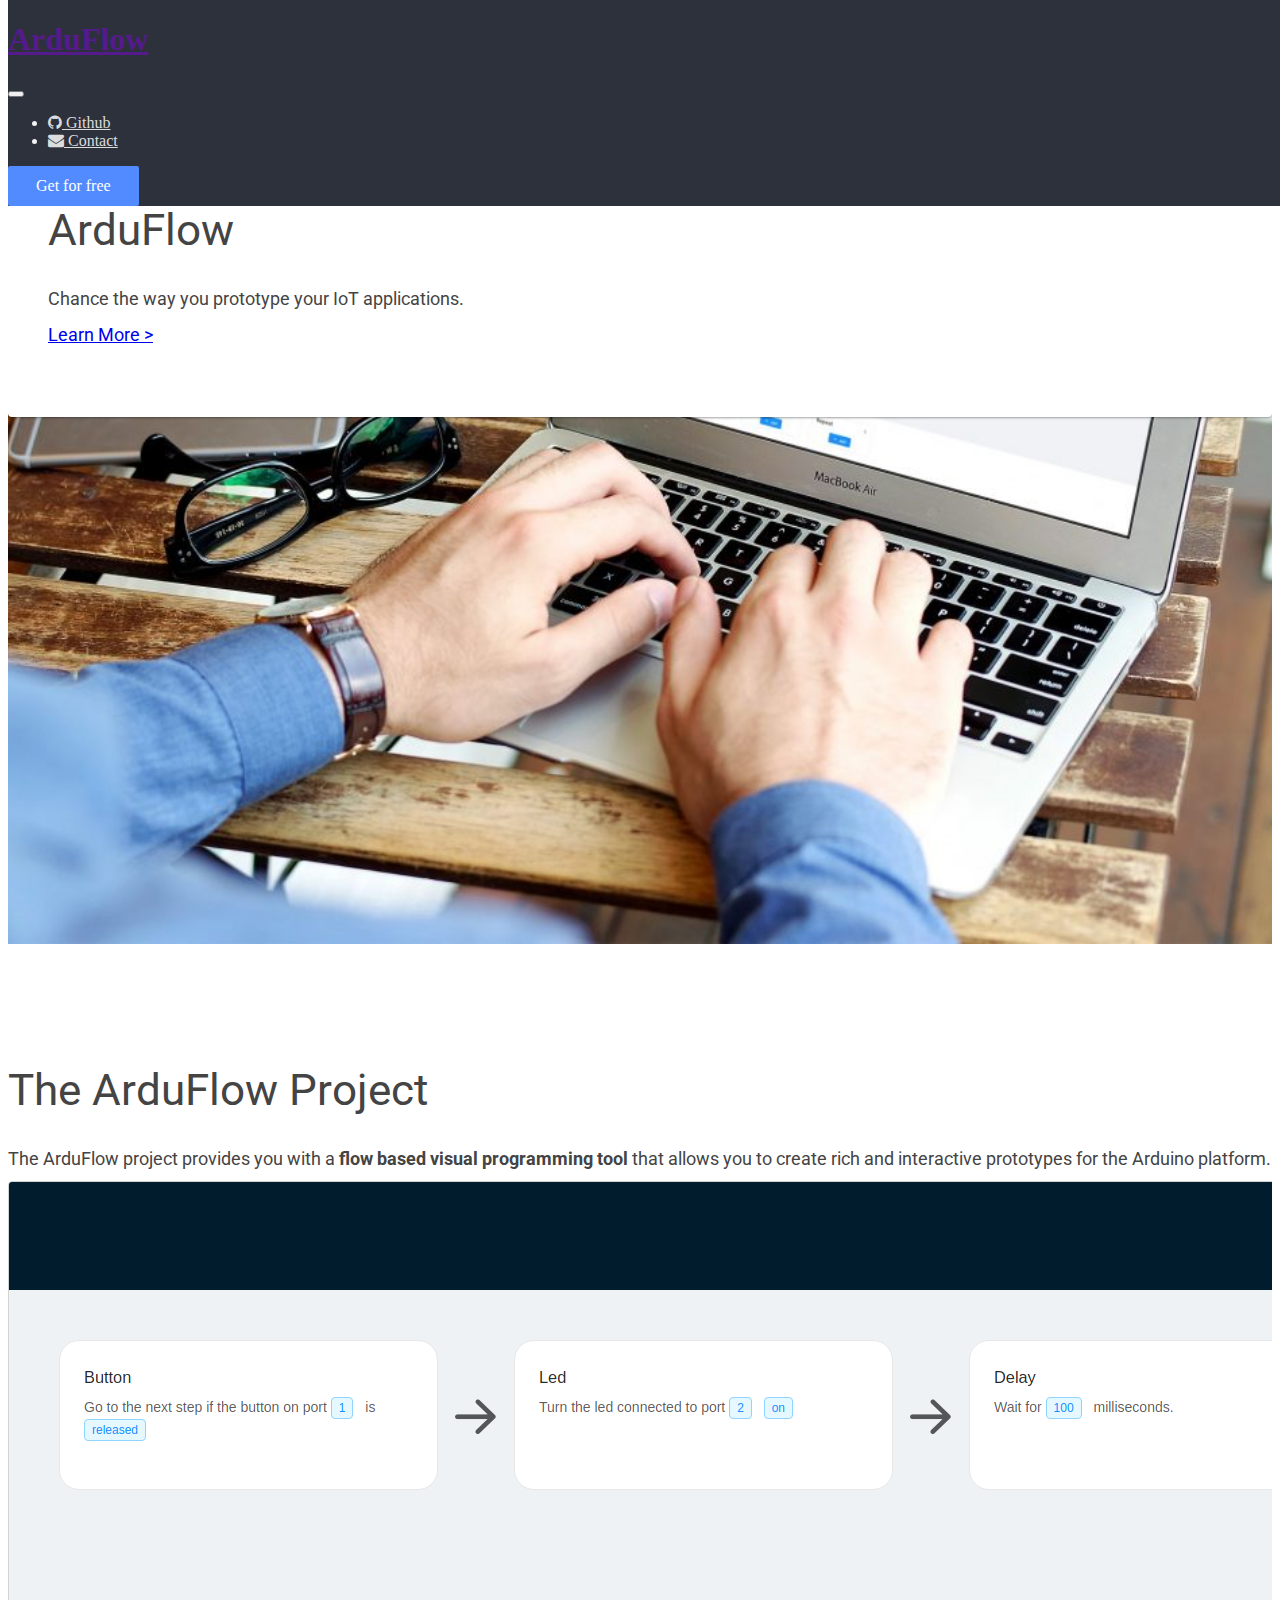
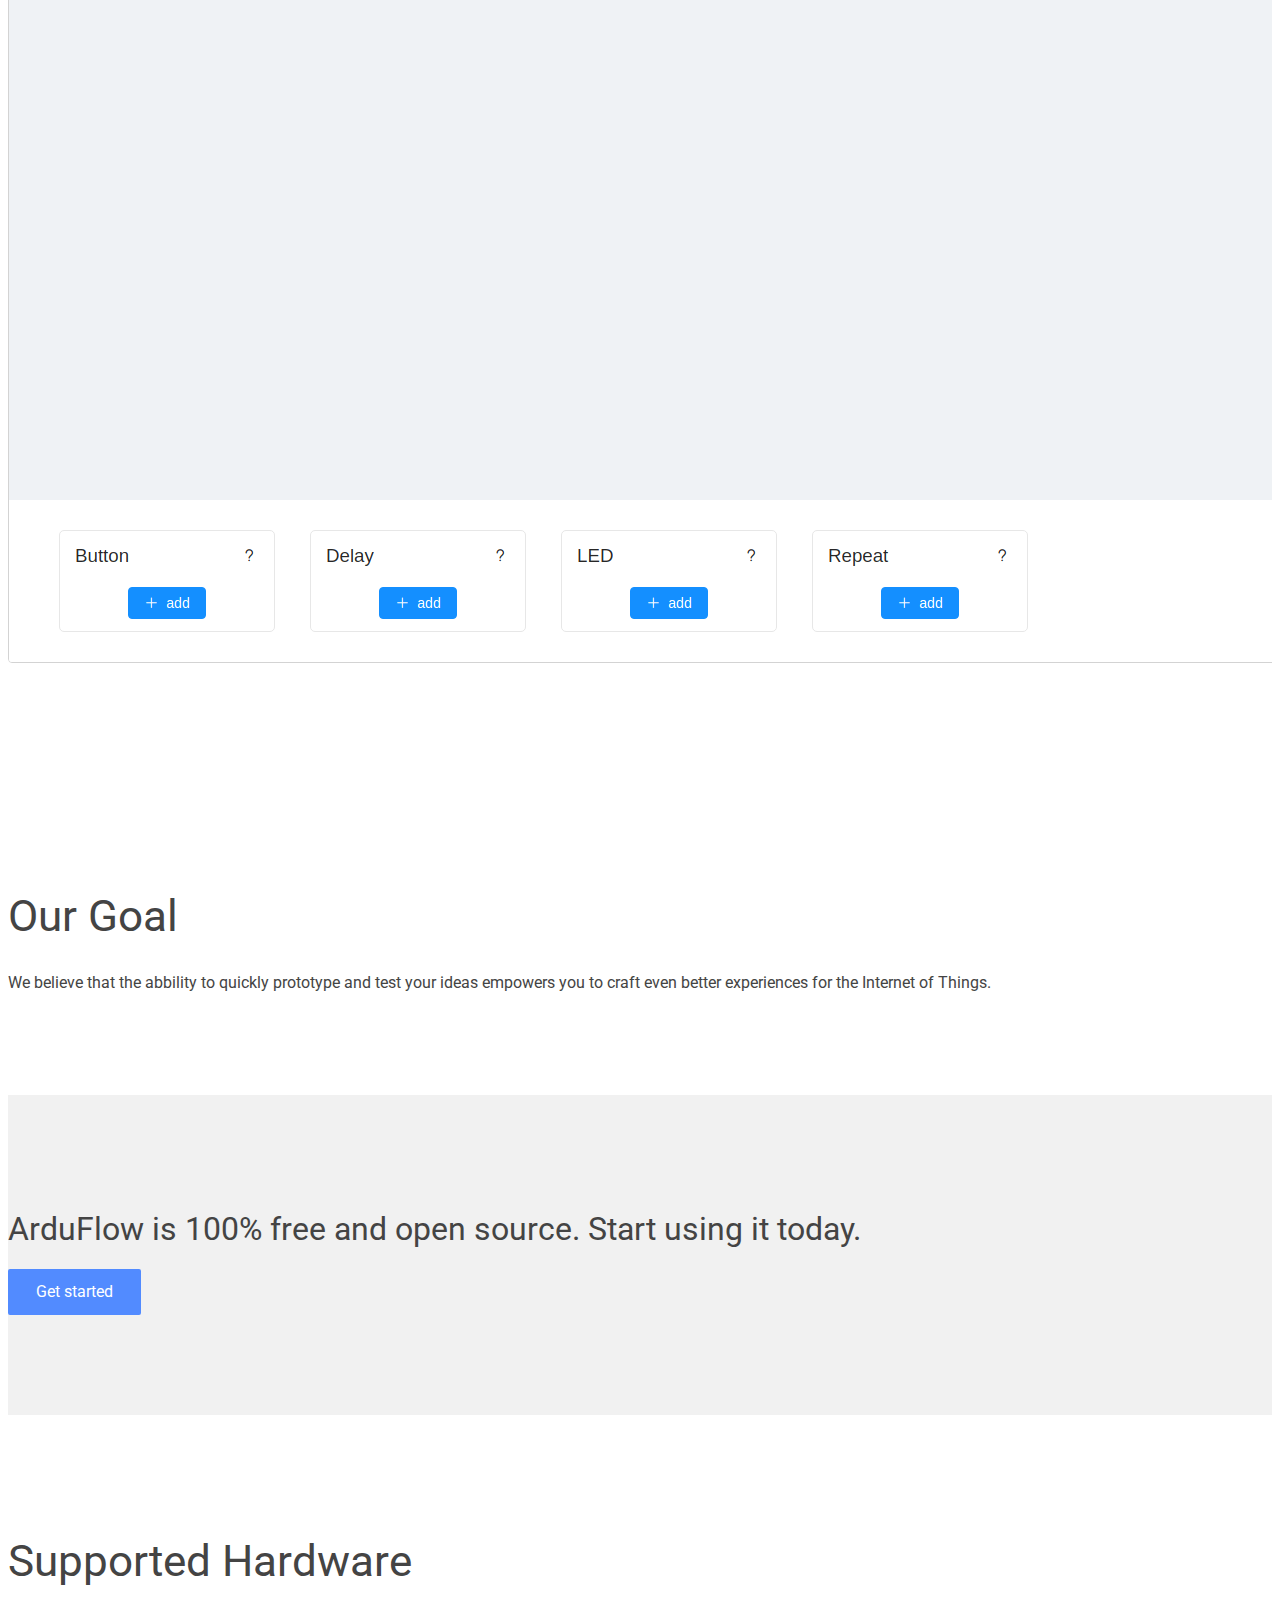
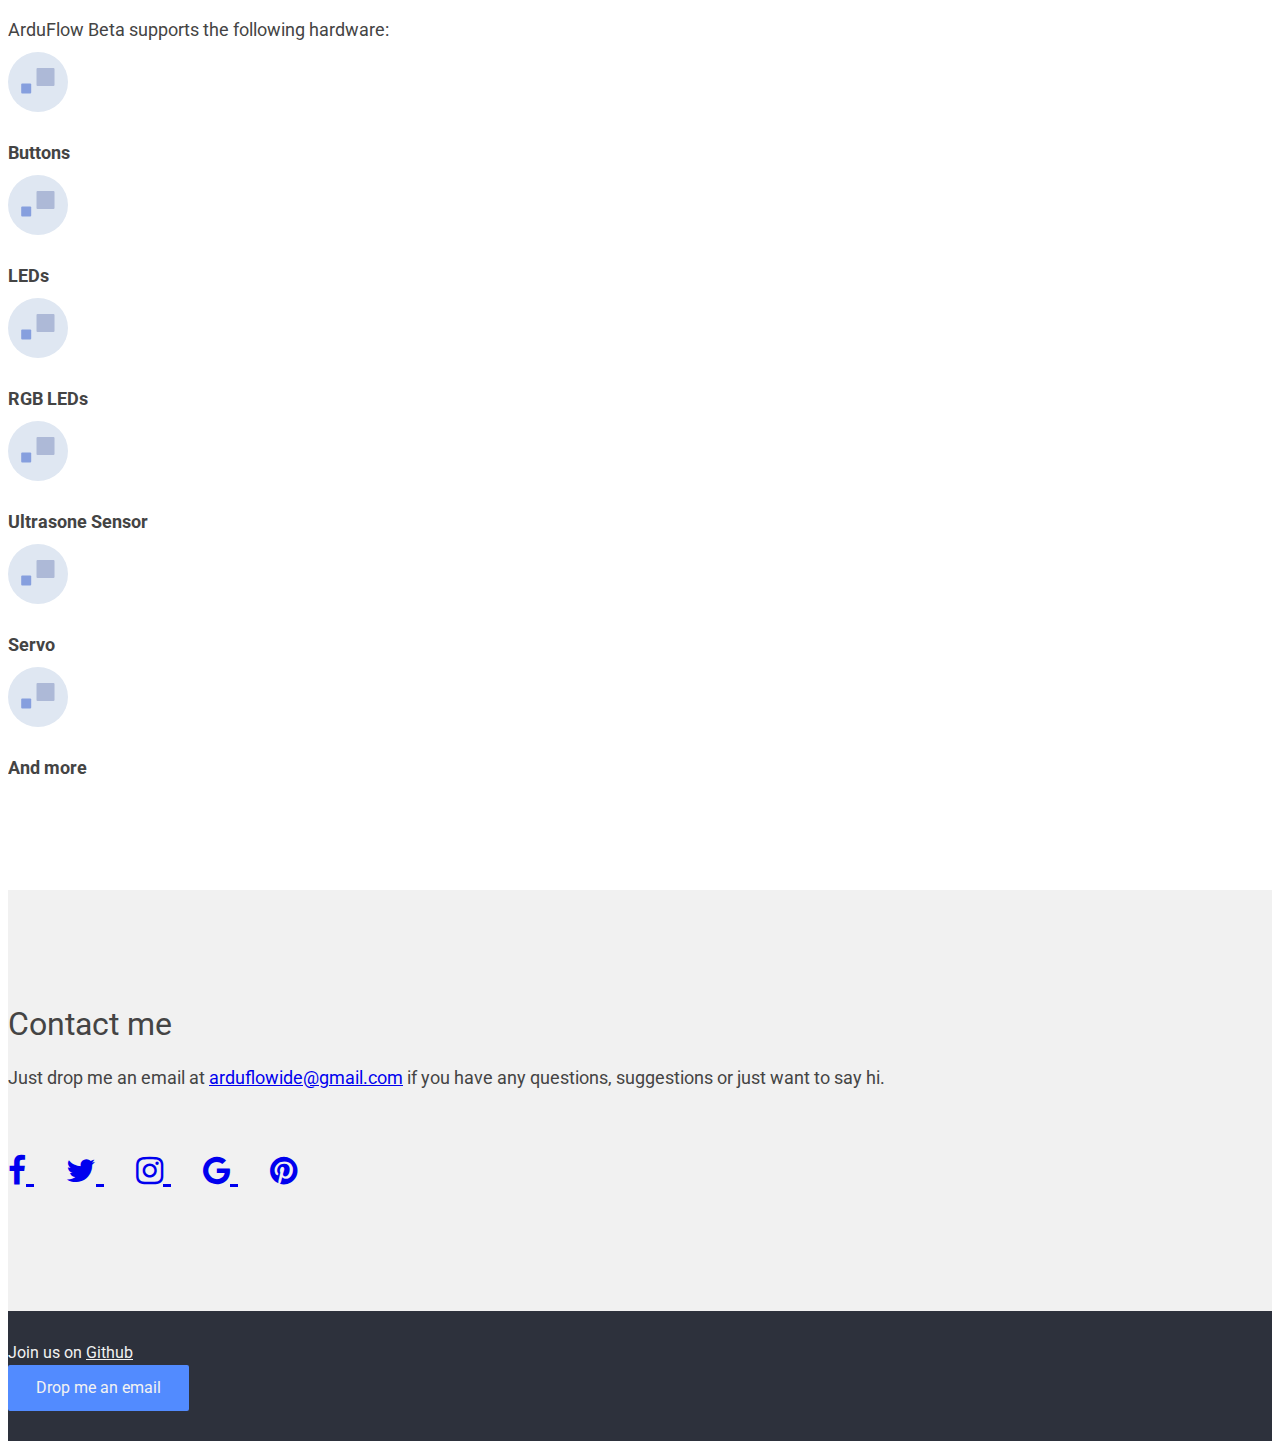
<file: index.html>
<!DOCTYPE html>
<html>

<head>
  <title>Arduino Prototyping</title>
  <meta name="viewport" content="width=device-width, height=device-height, initial-scale=1.0, maximum-scale=1.0" />

  <link rel="stylesheet" href="https://maxcdn.bootstrapcdn.com/bootstrap/4.0.0-beta.2/css/bootstrap.min.css" integrity="sha384-PsH8R72JQ3SOdhVi3uxftmaW6Vc51MKb0q5P2rRUpPvrszuE4W1povHYgTpBfshb"
    crossorigin="anonymous">
  <link href="https://fonts.googleapis.com/css?family=Roboto:100,100i,300,300i,400,400i,500,500i,700,700i,900,900i" rel="stylesheet">
  <link rel="stylesheet" href="https://cdnjs.cloudflare.com/ajax/libs/font-awesome/4.7.0/css/font-awesome.css">

  <link type="text/css" rel="stylesheet" href="./css/froala_blocks.css">

  <style>
    header {
      position: fixed;
      top: 0;
      z-index: 1000;
      width: 100vw;
    }

    .main-header {
      margin-top: 1.5em;
    }

    @media (min-width: 787px) {
      #navbarNav7 {
        flex-direction: row-reverse;
      }
    }

    #hero-header {
      background-image: url(./imgs/hero-img.jpg);
      height: 80vh !important;
    }
  </style>
</head>

<body>
  <!-- NAV -->
  <header class="bg-dark">
    <div class="container">
      <nav class="navbar navbar-expand-md no-gutters">
        <div class="col-4 text-left">
          <a href="">
            <h1>ArduFlow</h1>
          </a>
        </div>

        <button class="navbar-toggler" type="button" data-toggle="collapse" data-target=".navbar-collapse-4" aria-controls="navbarNav7"
          aria-expanded="false" aria-label="Toggle navigation">
          <span class="navbar-toggler-icon"></span>
        </button>

        <div class="collapse navbar-collapse navbar-collapse-4 col-md-6" id="navbarNav7">
          <ul class="navbar-nav">
            <li class="nav-item">
              <a class="nav-link" href="https://github.com/arduflow">
                <i class="fa fa-github"></i> Github</a>
            </li>
            <li class="nav-item">
              <a class="nav-link" href="mailto:arduflowide@gmail.com">
                <i class="fa fa-envelope"></i> Contact</a>
            </li>
          </ul>
        </div>

        <div class="collapse navbar-collapse navbar-collapse-4 download-container">
          <a class="btn ml-md-3" href="/app">Get for free</a>
        </div>
      </nav>
    </div>
  </header>

  <!-- MAIN Header -->

  <section class="fdb-block main-header" id="hero-header">
    <div class="container">
      <div class="row text-left">
        <div class="col-12 col-sm-10 m-auto m-md-0 col-md-8 col-lg-6">
          <div class="fdb-box">
            <div class="row justify-content-center">
              <div class="col-12 col-xl-8 text-center">
                <h1>ArduFlow</h1>
                <p class="text-h3 text-left">
                  Chance the way you prototype your IoT applications.
                </p>

                <p class="text-h3 mt-4">
                  <a href="#info">Learn More &gt;</a>
                </p>
              </div>
            </div>
          </div>
        </div>
      </div>
    </div>
  </section>

  <!-- Explaition -->
  <section class="fdb-block" id="info">
    <div class="container">
      <div class="row align-items-center">
        <div class="col-12 col-md-6 col-lg-5">
          <h1>The ArduFlow Project</h1>
          <p class="text-h3">The ArduFlow project provides you with a
            <strong>flow based visual programming tool</strong> that allows you to create rich and interactive prototypes for the
            Arduino platform.
        </div>
        <div class="col-12 col-md-6 ml-md-auto mt-4 mt-md-0">
          <img alt="image" class="img-fluid" src="./imgs/screenshot-code.png" style="border: 1px solid lightgrey;">
        </div>
      </div>
    </div>
  </section>

  <section class="fdb-block">
    <div class="container">
      <div class="row align-items-center">
        <div class="col-12 col-md-6 col-lg-5">
          <h1>Our Goal</h1>
          We believe that the abbility to quickly prototype and test your ideas empowers you to craft even better experiences for the
          Internet of Things.
        </div>
      </div>
    </div>
  </section>

  <!-- DOWNLOAD CTA -->
  <section class="fdb-block bg-gray">
    <div class="container">
      <div class="row align-items-center">
        <div class="col-12 col-sm-9 text-left">
          <h2>ArduFlow is 100% free and open source. Start using it today.</h2>
        </div>
        <div class="col-12 col-sm-3 text-left text-sm-center mt-4 mt-sm-0">
          <a class="btn" href="/app">Get started</a>
        </div>
      </div>
    </div>
  </section>

  <!-- Supported Hardware -->
  <section class="fdb-block">
    <div class="container">
      <div class="row justify-content-center">
        <div class="col-12 col-md-8 col-lg-5 text-center pb-md-5">
          <h1>Supported Hardware</h1>
          <p class="text-h3">ArduFlow Beta supports the following hardware:</p>
        </div>
      </div>

      <div class="row text-center justify-content-center pt-5">
        <div class="col-6 col-sm-3 col-lg-2">
          <img alt="image" class="fdb-icon" src="./imgs/img_round.svg">
          <h3>
            <strong>Buttons</strong>
          </h3>
        </div>
        <div class="col-6 col-sm-3 col-lg-2">
          <img alt="image" class="fdb-icon" src="./imgs/img_round.svg">
          <h3>
            <strong>LEDs</strong>
          </h3>
        </div>

        <div class="col-6 col-sm-3 col-lg-2">
          <img alt="image" class="fdb-icon" src="./imgs/img_round.svg">
          <h3>
            <strong>RGB LEDs</strong>
          </h3>
        </div>

        <div class="col-6 col-sm-3 col-lg-2">
          <img alt="image" class="fdb-icon" src="./imgs/img_round.svg">
          <h3>
            <strong>Ultrasone Sensor</strong>
          </h3>
        </div>

        <div class="col-6 col-sm-3 col-lg-2">
          <img alt="image" class="fdb-icon" src="./imgs/img_round.svg">
          <h3>
            <strong>Servo</strong>
          </h3>
        </div>


        <div class="col-6 col-sm-3 col-lg-2">
          <img alt="image" class="fdb-icon" src="./imgs/img_round.svg">
          <h3>
            <strong>And more</strong>
          </h3>
        </div>
      </div>
    </div>
  </section>

  <!-- Final CTA -->

  <section class="fdb-block bg-gray">
    <div class="container">
      <div class="row text-center justify-content-center">
        <div class="col-12 col-md-8 col-lg-7">
          <p class="text-h2">Contact me</p>
          <p class="text-h3">Just drop me an email at
            <a href="mailto:arduflowide@gmail.com">arduflowide@gmail.com</a> if you have any questions, suggestions or just want to say hi.</p>
          <p>
            <br>
          </p>
          <p class="text-h2">
            <a href="https://www.froala.com">
              <i class="fa fa-facebook"></i>
            </a>&nbsp;&nbsp;&nbsp;
            <a href="https://www.froala.com">
              <i class="fa fa-twitter"></i>
            </a>&nbsp;&nbsp;&nbsp;
            <a href="https://www.froala.com">
              <i class="fa fa-instagram"></i>
            </a>&nbsp;&nbsp;&nbsp;
            <a href="https://www.froala.com">
              <i class="fa fa-google"></i>
            </a>&nbsp;&nbsp;&nbsp;
            <a href="https://www.froala.com">
              <i class="fa fa-pinterest"></i>
            </a>
          </p>
        </div>
      </div>
    </div>
  </section>


  <!-- Footer -->
  <footer class="fdb-block footer-small bg-dark">
    <div class="container">
      <div class="row align-items-center">
        <div class="col-12 col-md-6">
          Join us on
          <a href="https://github.com/arduflow">Github</a>
        </div>

        <div class="col mt-4 mt-md-0 text-center text-md-right">
          <a href="mailto:arduflowide@gmail.com" class="btn">Drop me an email</a>
        </div>
      </div>
    </div>
  </footer>

  <script src="https://code.jquery.com/jquery-3.2.1.slim.min.js" integrity="sha384-KJ3o2DKtIkvYIK3UENzmM7KCkRr/rE9/Qpg6aAZGJwFDMVNA/GpGFF93hXpG5KkN"
    crossorigin="anonymous"></script>
  <script src="https://cdnjs.cloudflare.com/ajax/libs/popper.js/1.11.0/umd/popper.min.js" integrity="sha384-b/U6ypiBEHpOf/4+1nzFpr53nxSS+GLCkfwBdFNTxtclqqenISfwAzpKaMNFNmj4"
    crossorigin="anonymous"></script>
  <script src="https://maxcdn.bootstrapcdn.com/bootstrap/4.0.0-beta.2/js/bootstrap.min.js" integrity="sha384-alpBpkh1PFOepccYVYDB4do5UnbKysX5WZXm3XxPqe5iKTfUKjNkCk9SaVuEZflJ"
    crossorigin="anonymous"></script>


</body>

</html>
</file>
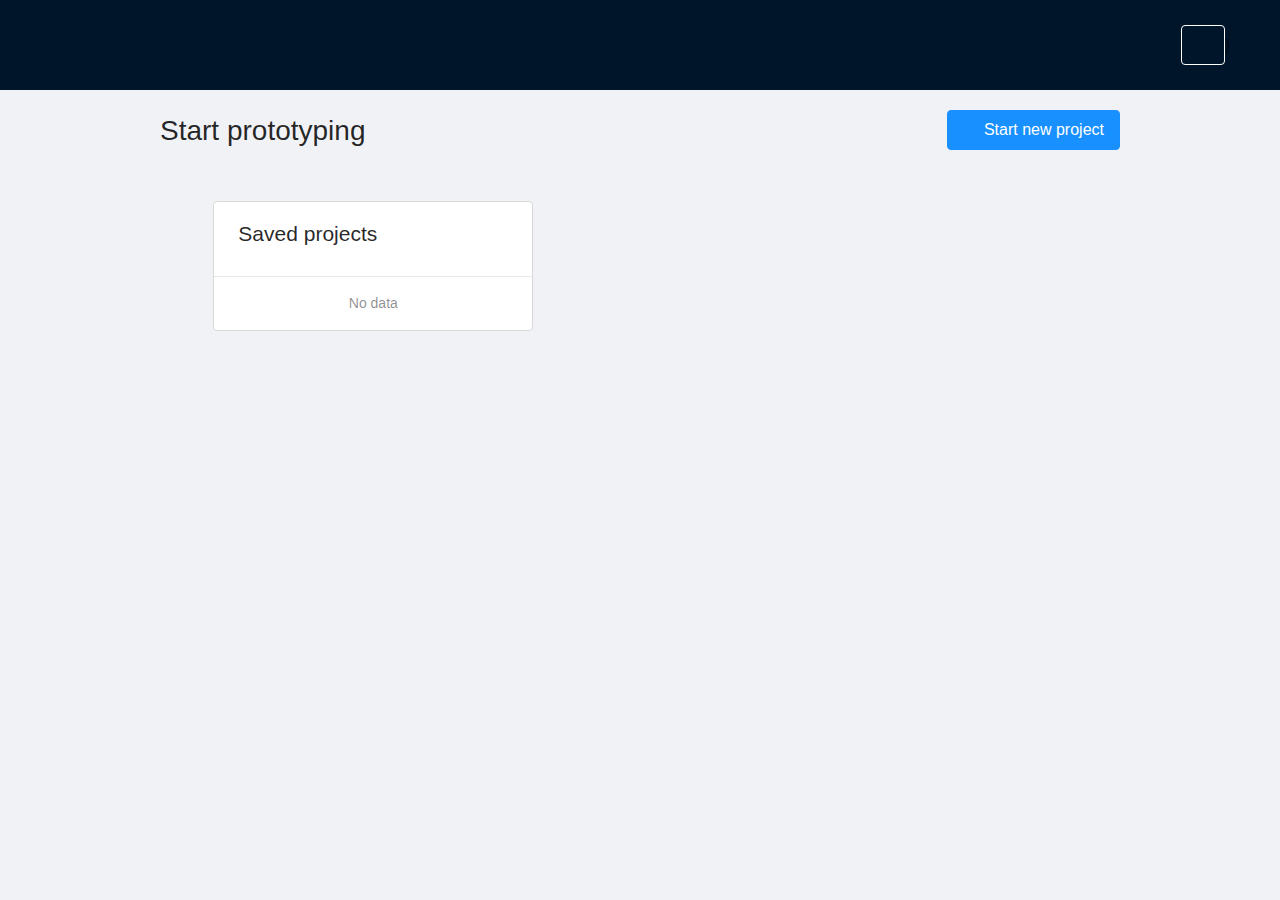
<file: app/index.html>
<!DOCTYPE html>
<html>
    <head>
        <meta charset="UTF-8" />
        <title>Arduino IDE</title>
        <link rel="stylesheet" type="text/css" href="antd.min.css">
        <link rel="stylesheet" type="text/css" href="style.css">
    </head>
    <body>
        <div id="react-root"></div>

        <!-- Main -->
        <script src="./site.js"></script>

    </body>
</html>
</file>
<file: css/froala_blocks.css>
.btn {
  padding: 9px 26px;
  background-color: #528bff;
  color: #FFF;
  display: inline-block;
  box-sizing: border-box;
  -moz-box-sizing: border-box;
  -webkit-box-sizing: border-box;
  text-decoration: none;
  border: solid 2px #528bff;
  border-radius: 2px;
  -moz-border-radius: 2px;
  -webkit-border-radius: 2px; }
  .btn.btn-empty {
    background-color: transparent;
    color: #528bff; }
  .btn:hover {
    color: #FFF;
    background-color: #1f69ff;
    border-color: #1f69ff; }
  .btn.btn-black {
    color: #FFFFFF;
    background-color: #000000;
    border-color: #000000; }
    .btn.btn-black.btn-empty {
      background-color: transparent;
      color: #000000; }
    .btn.btn-black:hover {
      color: #FFF;
      background-color: #0d0d0d;
      border-color: #0d0d0d; }
  .btn.btn-white {
    color: #000000;
    background-color: #FFFFFF;
    border-color: #FFFFFF; }
    .btn.btn-white.btn-empty {
      background-color: transparent;
      color: #FFFFFF; }
    .btn.btn-white:hover {
      color: #000000;
      background-color: #DEDEDE;
      border-color: #DEDEDE; }
  .btn.btn-shadow {
    -webkit-box-shadow: 0 1px 3px rgba(0, 0, 0, 0.12), 0 1px 2px rgba(0, 0, 0, 0.24);
    -moz-box-shadow: 0 1px 3px rgba(0, 0, 0, 0.12), 0 1px 2px rgba(0, 0, 0, 0.24);
    box-shadow: 0 1px 3px rgba(0, 0, 0, 0.12), 0 1px 2px rgba(0, 0, 0, 0.24); }
  .btn.btn-round {
    border-radius: 20px;
    -moz-border-radius: 20px;
    -webkit-border-radius: 20px;
    min-width: 150px; }

.team-1.fdb-block img {
  border-bottom: solid 5px #528bff;
  border-radius: 0 !important;
  -moz-border-radius: 0 !important;
  -webkit-border-radius: 0 !important; }

.team-1.fdb-block .fdb-box {
  padding: 0; }
  .team-1.fdb-block .fdb-box .content {
    padding: 20px; }

.team-2.fdb-block img {
  border-radius: 100% !important;
  -moz-border-radius: 100% !important;
  -webkit-border-radius: 100% !important; }

.team-3.fdb-block img {
  border-radius: 100% !important;
  -moz-border-radius: 100% !important;
  -webkit-border-radius: 100% !important;
  -webkit-box-shadow: 0 1px 3px rgba(0, 0, 0, 0.12), 0 1px 2px rgba(0, 0, 0, 0.24);
  -moz-box-shadow: 0 1px 3px rgba(0, 0, 0, 0.12), 0 1px 2px rgba(0, 0, 0, 0.24);
  box-shadow: 0 1px 3px rgba(0, 0, 0, 0.12), 0 1px 2px rgba(0, 0, 0, 0.24); }

.fdb-block {
  font-family: 'Roboto', sans-serif;
  font-size: 16px;
  line-height: 1.5;
  -webkit-font-smoothing: antialiased;
  -moz-osx-font-smoothing: grayscale;
  text-rendering: optimizelegibility;
  padding: 100px 0;
  color: #444444;
  position: relative;
  background-size: cover;
  background-position: center;
  overflow: hidden;
  background-color: #FFFFFF; }
  .fdb-block.fdb-viewport {
    min-height: calc(100% - 2 * 100px); }
    .fdb-block.fdb-viewport .container {
      min-height: calc(100% - 2 * 100px); }
  .fdb-block.fdb-image-bg {
    color: #f2f2f2; }
  .fdb-block .fdb-box {
    background: #FFFFFF;
    color: #444444;
    padding: 60px 40px;
    border-radius: 4px;
    -moz-border-radius: 4px;
    -webkit-border-radius: 4px;
    -webkit-box-shadow: 0 1px 3px rgba(0, 0, 0, 0.12), 0 1px 2px rgba(0, 0, 0, 0.24);
    -moz-box-shadow: 0 1px 3px rgba(0, 0, 0, 0.12), 0 1px 2px rgba(0, 0, 0, 0.24);
    box-shadow: 0 1px 3px rgba(0, 0, 0, 0.12), 0 1px 2px rgba(0, 0, 0, 0.24);
    overflow: hidden; }
  .fdb-block .fdb-touch {
    border-top: solid 5px #528bff; }
  .fdb-block h1, .fdb-block .text-h1 {
    font-size: 2.75rem;
    margin-bottom: .5em;
    margin-top: .3em;
    font-weight: 400; }
  .fdb-block h2, .fdb-block .text-h2 {
    font-size: 2rem;
    margin-bottom: .5em;
    margin-top: .3em;
    font-weight: 400; }
  .fdb-block h3, .fdb-block .text-h3 {
    font-size: 1.125rem;
    margin-bottom: .5em;
    margin-top: .3em;
    font-weight: 400; }
  .fdb-block h4, .fdb-block .text-h4 {
    font-size: 1rem;
    margin-bottom: .5em;
    margin-top: .3em;
    font-weight: 400; }
  .fdb-block h5, .fdb-block .text-h5 {
    font-size: 0.9rem;
    margin-bottom: .5em;
    margin-top: .3em;
    font-weight: 400; }
  .fdb-block h6, .fdb-block .text-h6 {
    font-size: 0.75rem;
    margin-bottom: .5em;
    margin-top: .3em;
    font-weight: 400; }
  .fdb-block .font-weight-light {
    font-weight: 300; }
  .fdb-block img {
    border-radius: 4px;
    -moz-border-radius: 4px;
    -webkit-border-radius: 4px; }
    .fdb-block img + p, .fdb-block img + h3, .fdb-block img + h4 {
      margin-top: 20px; }
    .fdb-block img + h1, .fdb-block img + h2 {
      margin-top: 40px; }
  .fdb-block .col-fill-left {
    width: 50%;
    position: absolute;
    left: 0;
    top: 0;
    bottom: 0;
    background-size: cover;
    background-position: center;
    z-index: 1; }
    .fdb-block .col-fill-left + div {
      position: relative;
      z-index: 2; }
  .fdb-block .col-fill-right {
    width: 50%;
    position: absolute;
    right: 0;
    top: 0;
    bottom: 0;
    background-size: cover;
    background-position: center;
    z-index: 1; }
    .fdb-block .col-fill-right + div {
      position: relative;
      z-index: 2; }
  .fdb-block img.fdb-icon {
    width: auto;
    width: 60px; }
  .fdb-block img.fdb-icon-round {
    width: auto;
    width: 60px;
    border-radius: 60px;
    -moz-border-radius: 60px;
    -webkit-border-radius: 60px; }
  .fdb-block .row-100 {
    height: 100px;
    width: 100%; }
  .fdb-block .row-50 {
    height: 50px;
    width: 100%; }
  .fdb-block .row-70 {
    height: 70px;
    width: 100%; }

footer {
  padding: 30px 0 !important; }
  footer.footer-large {
    padding: 100px 0 !important; }
  footer .flex-column .nav-link {
    padding-left: 0; }
  footer.bg-dark {
    background: #2d313c;
    color: #f2f2f2; }
    footer.bg-dark a {
      color: #f2f2f2; }
  footer a {
    color: #444444; }

header {
  background-color: #FFFFFF; }
  header .navbar-nav a.nav-link {
    color: #777; }
    header .navbar-nav a.nav-link:hover {
      color: #528bff; }
  header .navbar-nav .active a.nav-link {
    color: #444444; }
  header .navbar-toggler-icon {
    background-image: url("data:image/svg+xml;charset=utf8,%3Csvg viewBox='0 0 30 30' xmlns='http://www.w3.org/2000/svg'%3E%3Cpath stroke='rgba(0, 0, 0, 0.5)' stroke-width='2' stroke-linecap='round' stroke-miterlimit='10' d='M4 7h22M4 15h22M4 23h22'/%3E%3C/svg%3E"); }
  header.bg-dark .navbar-nav a.nav-link {
    color: #dcdcdc; }
    header.bg-dark .navbar-nav a.nav-link:hover {
      color: #528bff; }
  header.bg-dark .navbar-nav .active a.nav-link {
    color: #FFFFFF; }
  header.bg-dark .navbar-toggler-icon {
    background-image: url("data:image/svg+xml;charset=utf8,%3Csvg viewBox='0 0 32 32' xmlns='http://www.w3.org/2000/svg'%3E%3Cpath stroke='#fff' stroke-width='2' stroke-linecap='round' stroke-miterlimit='10' d='M4 8h24M4 16h24M4 24h24'/%3E%3C/svg%3E"); }

header + header {
  border-top: solid 1px #EEE; }

.bg-dark {
  background-color: #2d313c;
  color: #f2f2f2; }

.bg-gray {
  background-color: #e4e4e485;
  color: #444444; }

.br {
  border-radius: 4px;
  -moz-border-radius: 4px;
  -webkit-border-radius: 4px;
  overflow: hidden; }

.br-0 {
  border-radius: 0 !important;
  -moz-border-radius: 0 !important;
  -webkit-border-radius: 0 !important; }

.heart {
  color: #df584e;
  font-weight: bold; }

*.text-light {
  font-weight: 300 !important; }

.sl-1 {
  -webkit-box-shadow: 0 1px 3px rgba(0, 0, 0, 0.12), 0 1px 2px rgba(0, 0, 0, 0.24);
  -moz-box-shadow: 0 1px 3px rgba(0, 0, 0, 0.12), 0 1px 2px rgba(0, 0, 0, 0.24);
  box-shadow: 0 1px 3px rgba(0, 0, 0, 0.12), 0 1px 2px rgba(0, 0, 0, 0.24);
  z-index: 2; }

table tr.no-border th, table tr.no-border td {
  border-top: 0; }
</file>
<file: app/style.css>
.layout {
    margin: 20px;
}

.ant-list {
    background-color: white !important;
}

.ant-list-item-action-split {
    display: none !important;
}

.toolbar-bottom > .ant-card > .ant-card-body {
  padding: 15px !important;
}

/* *::-webkit-scrollbar { 
    display: none !important; 
  } */
</file>
